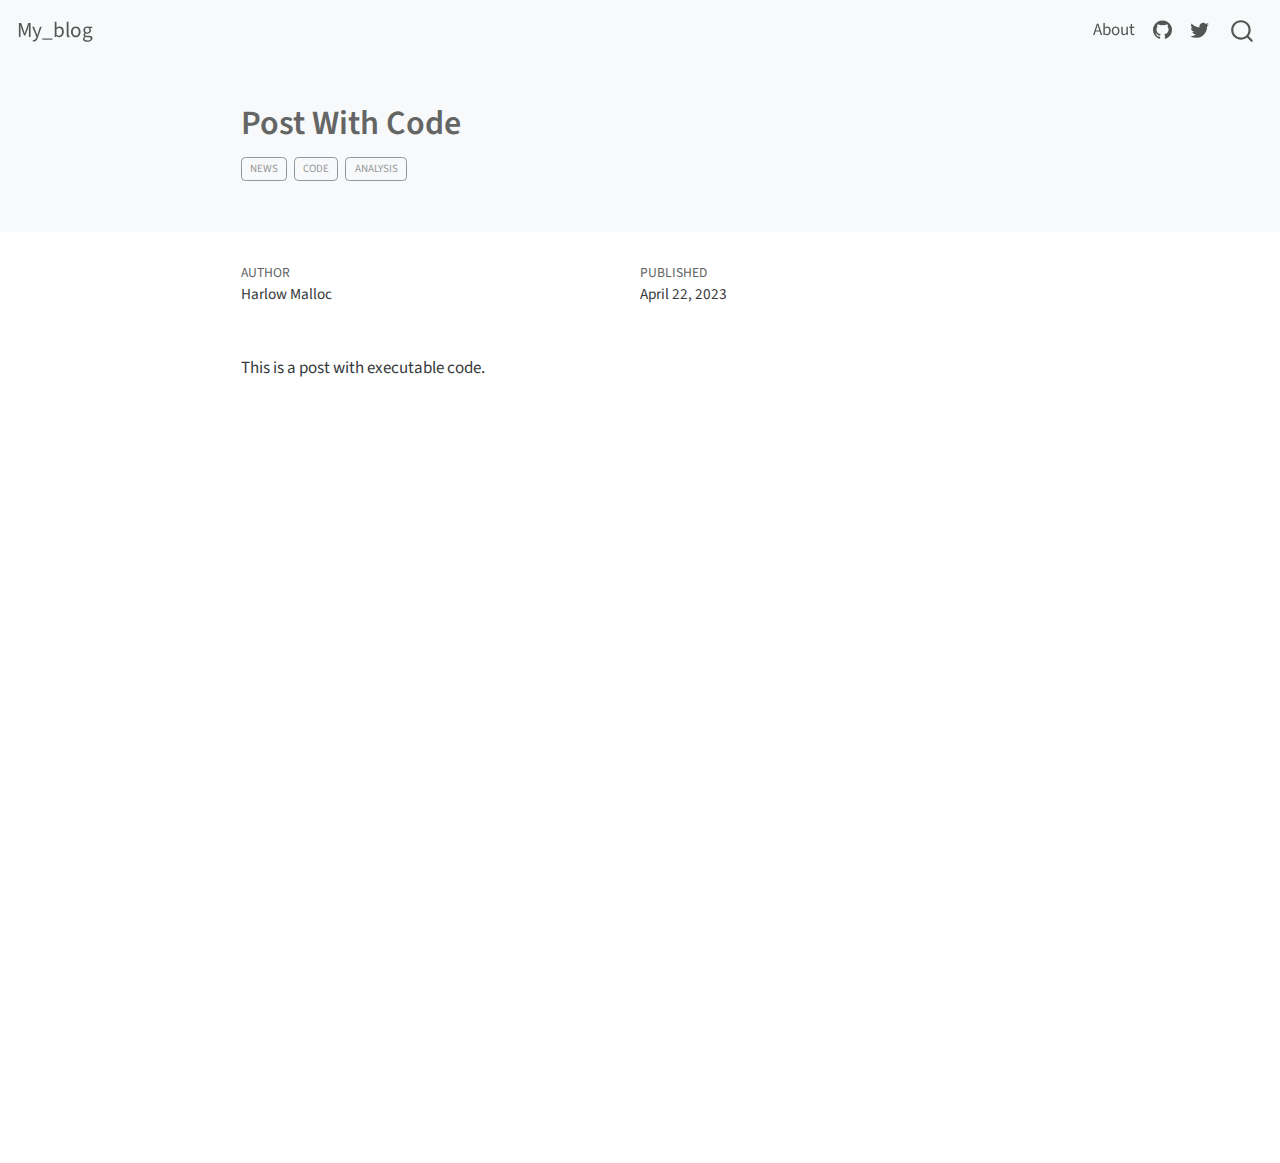
<file: docs/posts/post-with-code/index.html>
<!DOCTYPE html>
<html xmlns="http://www.w3.org/1999/xhtml" lang="en" xml:lang="en"><head>

<meta charset="utf-8">
<meta name="generator" content="quarto-1.3.340">

<meta name="viewport" content="width=device-width, initial-scale=1.0, user-scalable=yes">

<meta name="author" content="Harlow Malloc">
<meta name="dcterms.date" content="2023-04-22">

<title>My_blog - Post With Code</title>
<style>
code{white-space: pre-wrap;}
span.smallcaps{font-variant: small-caps;}
div.columns{display: flex; gap: min(4vw, 1.5em);}
div.column{flex: auto; overflow-x: auto;}
div.hanging-indent{margin-left: 1.5em; text-indent: -1.5em;}
ul.task-list{list-style: none;}
ul.task-list li input[type="checkbox"] {
  width: 0.8em;
  margin: 0 0.8em 0.2em -1em; /* quarto-specific, see https://github.com/quarto-dev/quarto-cli/issues/4556 */ 
  vertical-align: middle;
}
</style>


<script src="../../site_libs/quarto-nav/quarto-nav.js"></script>
<script src="../../site_libs/quarto-nav/headroom.min.js"></script>
<script src="../../site_libs/clipboard/clipboard.min.js"></script>
<script src="../../site_libs/quarto-search/autocomplete.umd.js"></script>
<script src="../../site_libs/quarto-search/fuse.min.js"></script>
<script src="../../site_libs/quarto-search/quarto-search.js"></script>
<meta name="quarto:offset" content="../../">
<script src="../../site_libs/quarto-html/quarto.js"></script>
<script src="../../site_libs/quarto-html/popper.min.js"></script>
<script src="../../site_libs/quarto-html/tippy.umd.min.js"></script>
<script src="../../site_libs/quarto-html/anchor.min.js"></script>
<link href="../../site_libs/quarto-html/tippy.css" rel="stylesheet">
<link href="../../site_libs/quarto-html/quarto-syntax-highlighting.css" rel="stylesheet" id="quarto-text-highlighting-styles">
<script src="../../site_libs/bootstrap/bootstrap.min.js"></script>
<link href="../../site_libs/bootstrap/bootstrap-icons.css" rel="stylesheet">
<link href="../../site_libs/bootstrap/bootstrap.min.css" rel="stylesheet" id="quarto-bootstrap" data-mode="light">
<script id="quarto-search-options" type="application/json">{
  "location": "navbar",
  "copy-button": false,
  "collapse-after": 3,
  "panel-placement": "end",
  "type": "overlay",
  "limit": 20,
  "language": {
    "search-no-results-text": "No results",
    "search-matching-documents-text": "matching documents",
    "search-copy-link-title": "Copy link to search",
    "search-hide-matches-text": "Hide additional matches",
    "search-more-match-text": "more match in this document",
    "search-more-matches-text": "more matches in this document",
    "search-clear-button-title": "Clear",
    "search-detached-cancel-button-title": "Cancel",
    "search-submit-button-title": "Submit"
  }
}</script>


<link rel="stylesheet" href="../../styles.css">
</head>

<body class="nav-fixed fullcontent">

<div id="quarto-search-results"></div>
  <header id="quarto-header" class="headroom fixed-top">
    <nav class="navbar navbar-expand-lg navbar-dark ">
      <div class="navbar-container container-fluid">
      <div class="navbar-brand-container">
    <a class="navbar-brand" href="../../index.html">
    <span class="navbar-title">My_blog</span>
    </a>
  </div>
            <div id="quarto-search" class="" title="Search"></div>
          <button class="navbar-toggler" type="button" data-bs-toggle="collapse" data-bs-target="#navbarCollapse" aria-controls="navbarCollapse" aria-expanded="false" aria-label="Toggle navigation" onclick="if (window.quartoToggleHeadroom) { window.quartoToggleHeadroom(); }">
  <span class="navbar-toggler-icon"></span>
</button>
          <div class="collapse navbar-collapse" id="navbarCollapse">
            <ul class="navbar-nav navbar-nav-scroll ms-auto">
  <li class="nav-item">
    <a class="nav-link" href="../../about.html" rel="" target="">
 <span class="menu-text">About</span></a>
  </li>  
  <li class="nav-item compact">
    <a class="nav-link" href="https://github.com/" rel="" target=""><i class="bi bi-github" role="img">
</i> 
 <span class="menu-text"></span></a>
  </li>  
  <li class="nav-item compact">
    <a class="nav-link" href="https://twitter.com" rel="" target=""><i class="bi bi-twitter" role="img">
</i> 
 <span class="menu-text"></span></a>
  </li>  
</ul>
            <div class="quarto-navbar-tools">
</div>
          </div> <!-- /navcollapse -->
      </div> <!-- /container-fluid -->
    </nav>
</header>
<!-- content -->
<header id="title-block-header" class="quarto-title-block default page-columns page-full">
  <div class="quarto-title-banner page-columns page-full">
    <div class="quarto-title column-body">
      <h1 class="title">Post With Code</h1>
                                <div class="quarto-categories">
                <div class="quarto-category">news</div>
                <div class="quarto-category">code</div>
                <div class="quarto-category">analysis</div>
              </div>
                  </div>
  </div>
    
  
  <div class="quarto-title-meta">

      <div>
      <div class="quarto-title-meta-heading">Author</div>
      <div class="quarto-title-meta-contents">
               <p>Harlow Malloc </p>
            </div>
    </div>
      
      <div>
      <div class="quarto-title-meta-heading">Published</div>
      <div class="quarto-title-meta-contents">
        <p class="date">April 22, 2023</p>
      </div>
    </div>
    
      
    </div>
    
  
  </header><div id="quarto-content" class="quarto-container page-columns page-rows-contents page-layout-article page-navbar">
<!-- sidebar -->
<!-- margin-sidebar -->
    
<!-- main -->
<main class="content quarto-banner-title-block" id="quarto-document-content">




<p>This is a post with executable code.</p>



</main> <!-- /main -->
<script id="quarto-html-after-body" type="application/javascript">
window.document.addEventListener("DOMContentLoaded", function (event) {
  const toggleBodyColorMode = (bsSheetEl) => {
    const mode = bsSheetEl.getAttribute("data-mode");
    const bodyEl = window.document.querySelector("body");
    if (mode === "dark") {
      bodyEl.classList.add("quarto-dark");
      bodyEl.classList.remove("quarto-light");
    } else {
      bodyEl.classList.add("quarto-light");
      bodyEl.classList.remove("quarto-dark");
    }
  }
  const toggleBodyColorPrimary = () => {
    const bsSheetEl = window.document.querySelector("link#quarto-bootstrap");
    if (bsSheetEl) {
      toggleBodyColorMode(bsSheetEl);
    }
  }
  toggleBodyColorPrimary();  
  const icon = "";
  const anchorJS = new window.AnchorJS();
  anchorJS.options = {
    placement: 'right',
    icon: icon
  };
  anchorJS.add('.anchored');
  const isCodeAnnotation = (el) => {
    for (const clz of el.classList) {
      if (clz.startsWith('code-annotation-')) {                     
        return true;
      }
    }
    return false;
  }
  const clipboard = new window.ClipboardJS('.code-copy-button', {
    text: function(trigger) {
      const codeEl = trigger.previousElementSibling.cloneNode(true);
      for (const childEl of codeEl.children) {
        if (isCodeAnnotation(childEl)) {
          childEl.remove();
        }
      }
      return codeEl.innerText;
    }
  });
  clipboard.on('success', function(e) {
    // button target
    const button = e.trigger;
    // don't keep focus
    button.blur();
    // flash "checked"
    button.classList.add('code-copy-button-checked');
    var currentTitle = button.getAttribute("title");
    button.setAttribute("title", "Copied!");
    let tooltip;
    if (window.bootstrap) {
      button.setAttribute("data-bs-toggle", "tooltip");
      button.setAttribute("data-bs-placement", "left");
      button.setAttribute("data-bs-title", "Copied!");
      tooltip = new bootstrap.Tooltip(button, 
        { trigger: "manual", 
          customClass: "code-copy-button-tooltip",
          offset: [0, -8]});
      tooltip.show();    
    }
    setTimeout(function() {
      if (tooltip) {
        tooltip.hide();
        button.removeAttribute("data-bs-title");
        button.removeAttribute("data-bs-toggle");
        button.removeAttribute("data-bs-placement");
      }
      button.setAttribute("title", currentTitle);
      button.classList.remove('code-copy-button-checked');
    }, 1000);
    // clear code selection
    e.clearSelection();
  });
  function tippyHover(el, contentFn) {
    const config = {
      allowHTML: true,
      content: contentFn,
      maxWidth: 500,
      delay: 100,
      arrow: false,
      appendTo: function(el) {
          return el.parentElement;
      },
      interactive: true,
      interactiveBorder: 10,
      theme: 'quarto',
      placement: 'bottom-start'
    };
    window.tippy(el, config); 
  }
  const noterefs = window.document.querySelectorAll('a[role="doc-noteref"]');
  for (var i=0; i<noterefs.length; i++) {
    const ref = noterefs[i];
    tippyHover(ref, function() {
      // use id or data attribute instead here
      let href = ref.getAttribute('data-footnote-href') || ref.getAttribute('href');
      try { href = new URL(href).hash; } catch {}
      const id = href.replace(/^#\/?/, "");
      const note = window.document.getElementById(id);
      return note.innerHTML;
    });
  }
      let selectedAnnoteEl;
      const selectorForAnnotation = ( cell, annotation) => {
        let cellAttr = 'data-code-cell="' + cell + '"';
        let lineAttr = 'data-code-annotation="' +  annotation + '"';
        const selector = 'span[' + cellAttr + '][' + lineAttr + ']';
        return selector;
      }
      const selectCodeLines = (annoteEl) => {
        const doc = window.document;
        const targetCell = annoteEl.getAttribute("data-target-cell");
        const targetAnnotation = annoteEl.getAttribute("data-target-annotation");
        const annoteSpan = window.document.querySelector(selectorForAnnotation(targetCell, targetAnnotation));
        const lines = annoteSpan.getAttribute("data-code-lines").split(",");
        const lineIds = lines.map((line) => {
          return targetCell + "-" + line;
        })
        let top = null;
        let height = null;
        let parent = null;
        if (lineIds.length > 0) {
            //compute the position of the single el (top and bottom and make a div)
            const el = window.document.getElementById(lineIds[0]);
            top = el.offsetTop;
            height = el.offsetHeight;
            parent = el.parentElement.parentElement;
          if (lineIds.length > 1) {
            const lastEl = window.document.getElementById(lineIds[lineIds.length - 1]);
            const bottom = lastEl.offsetTop + lastEl.offsetHeight;
            height = bottom - top;
          }
          if (top !== null && height !== null && parent !== null) {
            // cook up a div (if necessary) and position it 
            let div = window.document.getElementById("code-annotation-line-highlight");
            if (div === null) {
              div = window.document.createElement("div");
              div.setAttribute("id", "code-annotation-line-highlight");
              div.style.position = 'absolute';
              parent.appendChild(div);
            }
            div.style.top = top - 2 + "px";
            div.style.height = height + 4 + "px";
            let gutterDiv = window.document.getElementById("code-annotation-line-highlight-gutter");
            if (gutterDiv === null) {
              gutterDiv = window.document.createElement("div");
              gutterDiv.setAttribute("id", "code-annotation-line-highlight-gutter");
              gutterDiv.style.position = 'absolute';
              const codeCell = window.document.getElementById(targetCell);
              const gutter = codeCell.querySelector('.code-annotation-gutter');
              gutter.appendChild(gutterDiv);
            }
            gutterDiv.style.top = top - 2 + "px";
            gutterDiv.style.height = height + 4 + "px";
          }
          selectedAnnoteEl = annoteEl;
        }
      };
      const unselectCodeLines = () => {
        const elementsIds = ["code-annotation-line-highlight", "code-annotation-line-highlight-gutter"];
        elementsIds.forEach((elId) => {
          const div = window.document.getElementById(elId);
          if (div) {
            div.remove();
          }
        });
        selectedAnnoteEl = undefined;
      };
      // Attach click handler to the DT
      const annoteDls = window.document.querySelectorAll('dt[data-target-cell]');
      for (const annoteDlNode of annoteDls) {
        annoteDlNode.addEventListener('click', (event) => {
          const clickedEl = event.target;
          if (clickedEl !== selectedAnnoteEl) {
            unselectCodeLines();
            const activeEl = window.document.querySelector('dt[data-target-cell].code-annotation-active');
            if (activeEl) {
              activeEl.classList.remove('code-annotation-active');
            }
            selectCodeLines(clickedEl);
            clickedEl.classList.add('code-annotation-active');
          } else {
            // Unselect the line
            unselectCodeLines();
            clickedEl.classList.remove('code-annotation-active');
          }
        });
      }
  const findCites = (el) => {
    const parentEl = el.parentElement;
    if (parentEl) {
      const cites = parentEl.dataset.cites;
      if (cites) {
        return {
          el,
          cites: cites.split(' ')
        };
      } else {
        return findCites(el.parentElement)
      }
    } else {
      return undefined;
    }
  };
  var bibliorefs = window.document.querySelectorAll('a[role="doc-biblioref"]');
  for (var i=0; i<bibliorefs.length; i++) {
    const ref = bibliorefs[i];
    const citeInfo = findCites(ref);
    if (citeInfo) {
      tippyHover(citeInfo.el, function() {
        var popup = window.document.createElement('div');
        citeInfo.cites.forEach(function(cite) {
          var citeDiv = window.document.createElement('div');
          citeDiv.classList.add('hanging-indent');
          citeDiv.classList.add('csl-entry');
          var biblioDiv = window.document.getElementById('ref-' + cite);
          if (biblioDiv) {
            citeDiv.innerHTML = biblioDiv.innerHTML;
          }
          popup.appendChild(citeDiv);
        });
        return popup.innerHTML;
      });
    }
  }
});
</script>
</div> <!-- /content -->



</body></html>
</file>
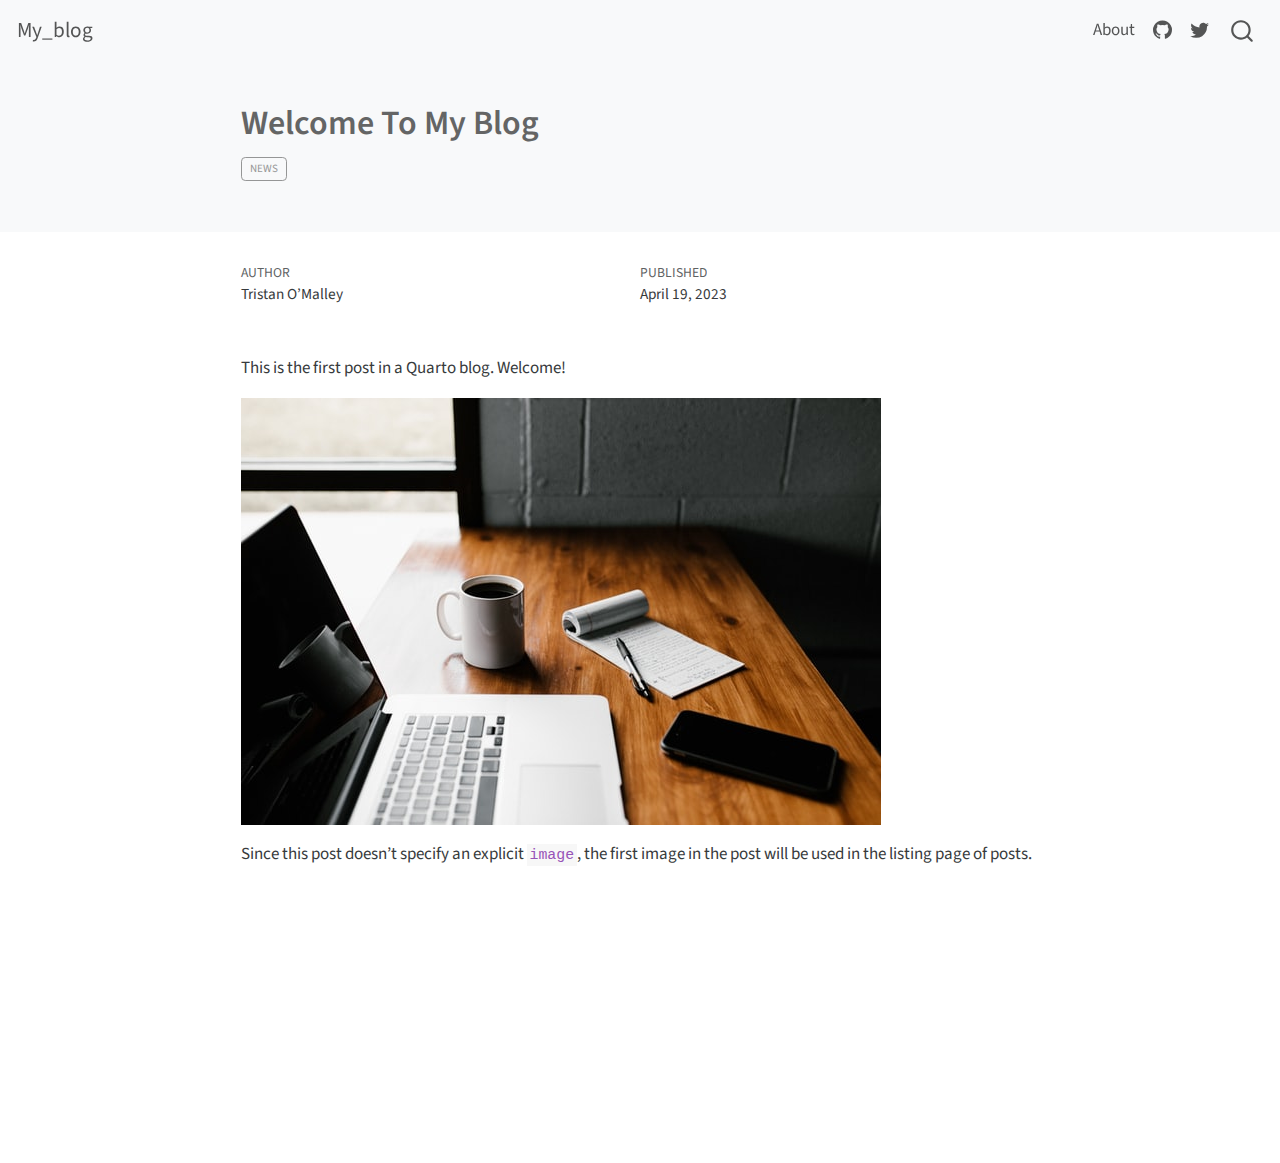
<file: docs/posts/welcome/index.html>
<!DOCTYPE html>
<html xmlns="http://www.w3.org/1999/xhtml" lang="en" xml:lang="en"><head>

<meta charset="utf-8">
<meta name="generator" content="quarto-1.3.340">

<meta name="viewport" content="width=device-width, initial-scale=1.0, user-scalable=yes">

<meta name="author" content="Tristan O’Malley">
<meta name="dcterms.date" content="2023-04-19">

<title>My_blog - Welcome To My Blog</title>
<style>
code{white-space: pre-wrap;}
span.smallcaps{font-variant: small-caps;}
div.columns{display: flex; gap: min(4vw, 1.5em);}
div.column{flex: auto; overflow-x: auto;}
div.hanging-indent{margin-left: 1.5em; text-indent: -1.5em;}
ul.task-list{list-style: none;}
ul.task-list li input[type="checkbox"] {
  width: 0.8em;
  margin: 0 0.8em 0.2em -1em; /* quarto-specific, see https://github.com/quarto-dev/quarto-cli/issues/4556 */ 
  vertical-align: middle;
}
</style>


<script src="../../site_libs/quarto-nav/quarto-nav.js"></script>
<script src="../../site_libs/quarto-nav/headroom.min.js"></script>
<script src="../../site_libs/clipboard/clipboard.min.js"></script>
<script src="../../site_libs/quarto-search/autocomplete.umd.js"></script>
<script src="../../site_libs/quarto-search/fuse.min.js"></script>
<script src="../../site_libs/quarto-search/quarto-search.js"></script>
<meta name="quarto:offset" content="../../">
<script src="../../site_libs/quarto-html/quarto.js"></script>
<script src="../../site_libs/quarto-html/popper.min.js"></script>
<script src="../../site_libs/quarto-html/tippy.umd.min.js"></script>
<script src="../../site_libs/quarto-html/anchor.min.js"></script>
<link href="../../site_libs/quarto-html/tippy.css" rel="stylesheet">
<link href="../../site_libs/quarto-html/quarto-syntax-highlighting.css" rel="stylesheet" id="quarto-text-highlighting-styles">
<script src="../../site_libs/bootstrap/bootstrap.min.js"></script>
<link href="../../site_libs/bootstrap/bootstrap-icons.css" rel="stylesheet">
<link href="../../site_libs/bootstrap/bootstrap.min.css" rel="stylesheet" id="quarto-bootstrap" data-mode="light">
<script id="quarto-search-options" type="application/json">{
  "location": "navbar",
  "copy-button": false,
  "collapse-after": 3,
  "panel-placement": "end",
  "type": "overlay",
  "limit": 20,
  "language": {
    "search-no-results-text": "No results",
    "search-matching-documents-text": "matching documents",
    "search-copy-link-title": "Copy link to search",
    "search-hide-matches-text": "Hide additional matches",
    "search-more-match-text": "more match in this document",
    "search-more-matches-text": "more matches in this document",
    "search-clear-button-title": "Clear",
    "search-detached-cancel-button-title": "Cancel",
    "search-submit-button-title": "Submit"
  }
}</script>


<link rel="stylesheet" href="../../styles.css">
</head>

<body class="nav-fixed fullcontent">

<div id="quarto-search-results"></div>
  <header id="quarto-header" class="headroom fixed-top">
    <nav class="navbar navbar-expand-lg navbar-dark ">
      <div class="navbar-container container-fluid">
      <div class="navbar-brand-container">
    <a class="navbar-brand" href="../../index.html">
    <span class="navbar-title">My_blog</span>
    </a>
  </div>
            <div id="quarto-search" class="" title="Search"></div>
          <button class="navbar-toggler" type="button" data-bs-toggle="collapse" data-bs-target="#navbarCollapse" aria-controls="navbarCollapse" aria-expanded="false" aria-label="Toggle navigation" onclick="if (window.quartoToggleHeadroom) { window.quartoToggleHeadroom(); }">
  <span class="navbar-toggler-icon"></span>
</button>
          <div class="collapse navbar-collapse" id="navbarCollapse">
            <ul class="navbar-nav navbar-nav-scroll ms-auto">
  <li class="nav-item">
    <a class="nav-link" href="../../about.html" rel="" target="">
 <span class="menu-text">About</span></a>
  </li>  
  <li class="nav-item compact">
    <a class="nav-link" href="https://github.com/" rel="" target=""><i class="bi bi-github" role="img">
</i> 
 <span class="menu-text"></span></a>
  </li>  
  <li class="nav-item compact">
    <a class="nav-link" href="https://twitter.com" rel="" target=""><i class="bi bi-twitter" role="img">
</i> 
 <span class="menu-text"></span></a>
  </li>  
</ul>
            <div class="quarto-navbar-tools">
</div>
          </div> <!-- /navcollapse -->
      </div> <!-- /container-fluid -->
    </nav>
</header>
<!-- content -->
<header id="title-block-header" class="quarto-title-block default page-columns page-full">
  <div class="quarto-title-banner page-columns page-full">
    <div class="quarto-title column-body">
      <h1 class="title">Welcome To My Blog</h1>
                                <div class="quarto-categories">
                <div class="quarto-category">news</div>
              </div>
                  </div>
  </div>
    
  
  <div class="quarto-title-meta">

      <div>
      <div class="quarto-title-meta-heading">Author</div>
      <div class="quarto-title-meta-contents">
               <p>Tristan O’Malley </p>
            </div>
    </div>
      
      <div>
      <div class="quarto-title-meta-heading">Published</div>
      <div class="quarto-title-meta-contents">
        <p class="date">April 19, 2023</p>
      </div>
    </div>
    
      
    </div>
    
  
  </header><div id="quarto-content" class="quarto-container page-columns page-rows-contents page-layout-article page-navbar">
<!-- sidebar -->
<!-- margin-sidebar -->
    
<!-- main -->
<main class="content quarto-banner-title-block" id="quarto-document-content">




<p>This is the first post in a Quarto blog. Welcome!</p>
<p><img src="thumbnail.jpg" class="img-fluid"></p>
<p>Since this post doesn’t specify an explicit <code>image</code>, the first image in the post will be used in the listing page of posts.</p>



</main> <!-- /main -->
<script id="quarto-html-after-body" type="application/javascript">
window.document.addEventListener("DOMContentLoaded", function (event) {
  const toggleBodyColorMode = (bsSheetEl) => {
    const mode = bsSheetEl.getAttribute("data-mode");
    const bodyEl = window.document.querySelector("body");
    if (mode === "dark") {
      bodyEl.classList.add("quarto-dark");
      bodyEl.classList.remove("quarto-light");
    } else {
      bodyEl.classList.add("quarto-light");
      bodyEl.classList.remove("quarto-dark");
    }
  }
  const toggleBodyColorPrimary = () => {
    const bsSheetEl = window.document.querySelector("link#quarto-bootstrap");
    if (bsSheetEl) {
      toggleBodyColorMode(bsSheetEl);
    }
  }
  toggleBodyColorPrimary();  
  const icon = "";
  const anchorJS = new window.AnchorJS();
  anchorJS.options = {
    placement: 'right',
    icon: icon
  };
  anchorJS.add('.anchored');
  const isCodeAnnotation = (el) => {
    for (const clz of el.classList) {
      if (clz.startsWith('code-annotation-')) {                     
        return true;
      }
    }
    return false;
  }
  const clipboard = new window.ClipboardJS('.code-copy-button', {
    text: function(trigger) {
      const codeEl = trigger.previousElementSibling.cloneNode(true);
      for (const childEl of codeEl.children) {
        if (isCodeAnnotation(childEl)) {
          childEl.remove();
        }
      }
      return codeEl.innerText;
    }
  });
  clipboard.on('success', function(e) {
    // button target
    const button = e.trigger;
    // don't keep focus
    button.blur();
    // flash "checked"
    button.classList.add('code-copy-button-checked');
    var currentTitle = button.getAttribute("title");
    button.setAttribute("title", "Copied!");
    let tooltip;
    if (window.bootstrap) {
      button.setAttribute("data-bs-toggle", "tooltip");
      button.setAttribute("data-bs-placement", "left");
      button.setAttribute("data-bs-title", "Copied!");
      tooltip = new bootstrap.Tooltip(button, 
        { trigger: "manual", 
          customClass: "code-copy-button-tooltip",
          offset: [0, -8]});
      tooltip.show();    
    }
    setTimeout(function() {
      if (tooltip) {
        tooltip.hide();
        button.removeAttribute("data-bs-title");
        button.removeAttribute("data-bs-toggle");
        button.removeAttribute("data-bs-placement");
      }
      button.setAttribute("title", currentTitle);
      button.classList.remove('code-copy-button-checked');
    }, 1000);
    // clear code selection
    e.clearSelection();
  });
  function tippyHover(el, contentFn) {
    const config = {
      allowHTML: true,
      content: contentFn,
      maxWidth: 500,
      delay: 100,
      arrow: false,
      appendTo: function(el) {
          return el.parentElement;
      },
      interactive: true,
      interactiveBorder: 10,
      theme: 'quarto',
      placement: 'bottom-start'
    };
    window.tippy(el, config); 
  }
  const noterefs = window.document.querySelectorAll('a[role="doc-noteref"]');
  for (var i=0; i<noterefs.length; i++) {
    const ref = noterefs[i];
    tippyHover(ref, function() {
      // use id or data attribute instead here
      let href = ref.getAttribute('data-footnote-href') || ref.getAttribute('href');
      try { href = new URL(href).hash; } catch {}
      const id = href.replace(/^#\/?/, "");
      const note = window.document.getElementById(id);
      return note.innerHTML;
    });
  }
      let selectedAnnoteEl;
      const selectorForAnnotation = ( cell, annotation) => {
        let cellAttr = 'data-code-cell="' + cell + '"';
        let lineAttr = 'data-code-annotation="' +  annotation + '"';
        const selector = 'span[' + cellAttr + '][' + lineAttr + ']';
        return selector;
      }
      const selectCodeLines = (annoteEl) => {
        const doc = window.document;
        const targetCell = annoteEl.getAttribute("data-target-cell");
        const targetAnnotation = annoteEl.getAttribute("data-target-annotation");
        const annoteSpan = window.document.querySelector(selectorForAnnotation(targetCell, targetAnnotation));
        const lines = annoteSpan.getAttribute("data-code-lines").split(",");
        const lineIds = lines.map((line) => {
          return targetCell + "-" + line;
        })
        let top = null;
        let height = null;
        let parent = null;
        if (lineIds.length > 0) {
            //compute the position of the single el (top and bottom and make a div)
            const el = window.document.getElementById(lineIds[0]);
            top = el.offsetTop;
            height = el.offsetHeight;
            parent = el.parentElement.parentElement;
          if (lineIds.length > 1) {
            const lastEl = window.document.getElementById(lineIds[lineIds.length - 1]);
            const bottom = lastEl.offsetTop + lastEl.offsetHeight;
            height = bottom - top;
          }
          if (top !== null && height !== null && parent !== null) {
            // cook up a div (if necessary) and position it 
            let div = window.document.getElementById("code-annotation-line-highlight");
            if (div === null) {
              div = window.document.createElement("div");
              div.setAttribute("id", "code-annotation-line-highlight");
              div.style.position = 'absolute';
              parent.appendChild(div);
            }
            div.style.top = top - 2 + "px";
            div.style.height = height + 4 + "px";
            let gutterDiv = window.document.getElementById("code-annotation-line-highlight-gutter");
            if (gutterDiv === null) {
              gutterDiv = window.document.createElement("div");
              gutterDiv.setAttribute("id", "code-annotation-line-highlight-gutter");
              gutterDiv.style.position = 'absolute';
              const codeCell = window.document.getElementById(targetCell);
              const gutter = codeCell.querySelector('.code-annotation-gutter');
              gutter.appendChild(gutterDiv);
            }
            gutterDiv.style.top = top - 2 + "px";
            gutterDiv.style.height = height + 4 + "px";
          }
          selectedAnnoteEl = annoteEl;
        }
      };
      const unselectCodeLines = () => {
        const elementsIds = ["code-annotation-line-highlight", "code-annotation-line-highlight-gutter"];
        elementsIds.forEach((elId) => {
          const div = window.document.getElementById(elId);
          if (div) {
            div.remove();
          }
        });
        selectedAnnoteEl = undefined;
      };
      // Attach click handler to the DT
      const annoteDls = window.document.querySelectorAll('dt[data-target-cell]');
      for (const annoteDlNode of annoteDls) {
        annoteDlNode.addEventListener('click', (event) => {
          const clickedEl = event.target;
          if (clickedEl !== selectedAnnoteEl) {
            unselectCodeLines();
            const activeEl = window.document.querySelector('dt[data-target-cell].code-annotation-active');
            if (activeEl) {
              activeEl.classList.remove('code-annotation-active');
            }
            selectCodeLines(clickedEl);
            clickedEl.classList.add('code-annotation-active');
          } else {
            // Unselect the line
            unselectCodeLines();
            clickedEl.classList.remove('code-annotation-active');
          }
        });
      }
  const findCites = (el) => {
    const parentEl = el.parentElement;
    if (parentEl) {
      const cites = parentEl.dataset.cites;
      if (cites) {
        return {
          el,
          cites: cites.split(' ')
        };
      } else {
        return findCites(el.parentElement)
      }
    } else {
      return undefined;
    }
  };
  var bibliorefs = window.document.querySelectorAll('a[role="doc-biblioref"]');
  for (var i=0; i<bibliorefs.length; i++) {
    const ref = bibliorefs[i];
    const citeInfo = findCites(ref);
    if (citeInfo) {
      tippyHover(citeInfo.el, function() {
        var popup = window.document.createElement('div');
        citeInfo.cites.forEach(function(cite) {
          var citeDiv = window.document.createElement('div');
          citeDiv.classList.add('hanging-indent');
          citeDiv.classList.add('csl-entry');
          var biblioDiv = window.document.getElementById('ref-' + cite);
          if (biblioDiv) {
            citeDiv.innerHTML = biblioDiv.innerHTML;
          }
          popup.appendChild(citeDiv);
        });
        return popup.innerHTML;
      });
    }
  }
});
</script>
</div> <!-- /content -->



</body></html>
</file>
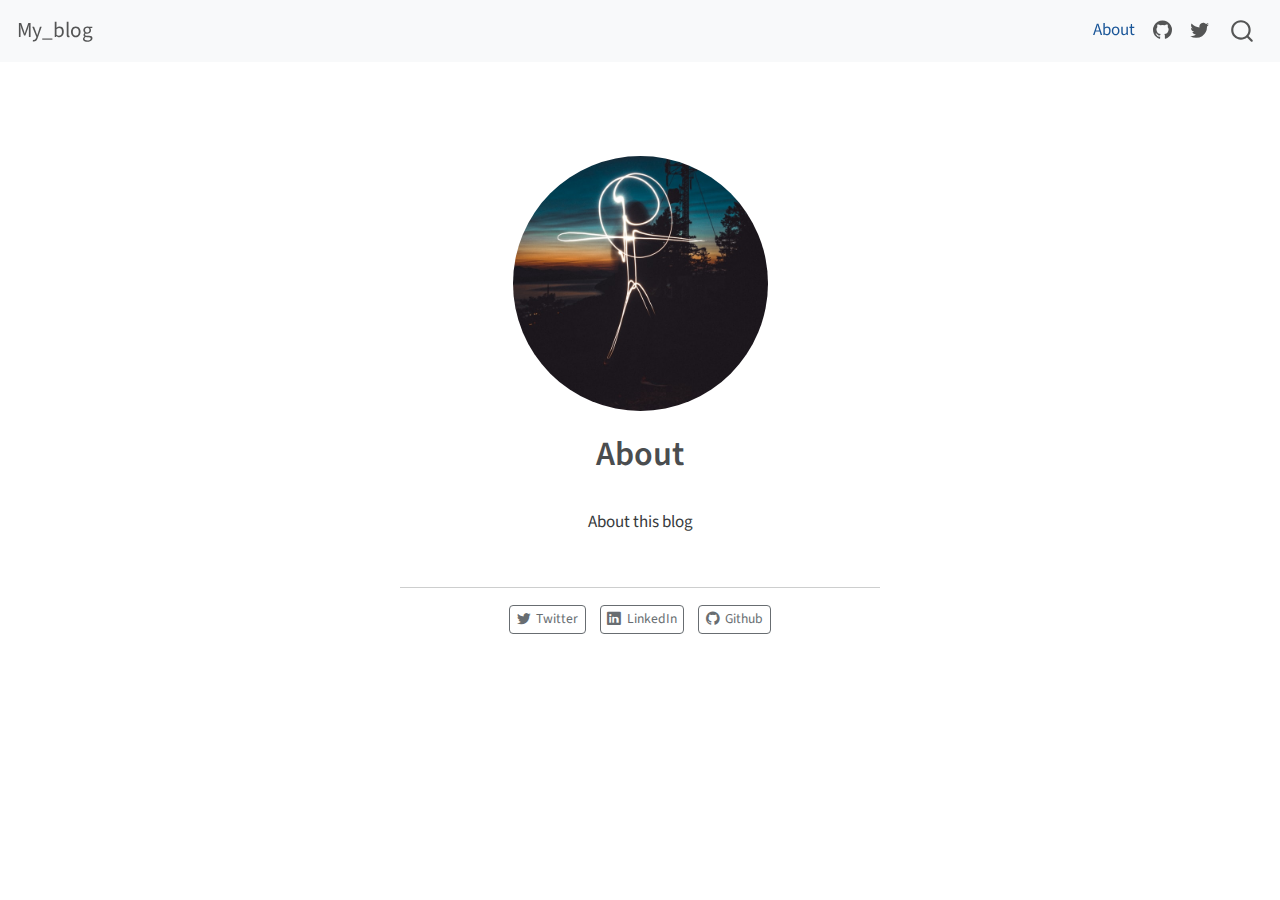
<file: docs/about.html>
<!DOCTYPE html>
<html xmlns="http://www.w3.org/1999/xhtml" lang="en" xml:lang="en"><head>

<meta charset="utf-8">
<meta name="generator" content="quarto-1.3.340">

<meta name="viewport" content="width=device-width, initial-scale=1.0, user-scalable=yes">


<title>My_blog - About</title>
<style>
code{white-space: pre-wrap;}
span.smallcaps{font-variant: small-caps;}
div.columns{display: flex; gap: min(4vw, 1.5em);}
div.column{flex: auto; overflow-x: auto;}
div.hanging-indent{margin-left: 1.5em; text-indent: -1.5em;}
ul.task-list{list-style: none;}
ul.task-list li input[type="checkbox"] {
  width: 0.8em;
  margin: 0 0.8em 0.2em -1em; /* quarto-specific, see https://github.com/quarto-dev/quarto-cli/issues/4556 */ 
  vertical-align: middle;
}
</style>


<script src="site_libs/quarto-nav/quarto-nav.js"></script>
<script src="site_libs/quarto-nav/headroom.min.js"></script>
<script src="site_libs/clipboard/clipboard.min.js"></script>
<script src="site_libs/quarto-search/autocomplete.umd.js"></script>
<script src="site_libs/quarto-search/fuse.min.js"></script>
<script src="site_libs/quarto-search/quarto-search.js"></script>
<meta name="quarto:offset" content="./">
<script src="site_libs/quarto-html/quarto.js"></script>
<script src="site_libs/quarto-html/popper.min.js"></script>
<script src="site_libs/quarto-html/tippy.umd.min.js"></script>
<link href="site_libs/quarto-html/tippy.css" rel="stylesheet">
<link href="site_libs/quarto-html/quarto-syntax-highlighting.css" rel="stylesheet" id="quarto-text-highlighting-styles">
<script src="site_libs/bootstrap/bootstrap.min.js"></script>
<link href="site_libs/bootstrap/bootstrap-icons.css" rel="stylesheet">
<link href="site_libs/bootstrap/bootstrap.min.css" rel="stylesheet" id="quarto-bootstrap" data-mode="light">
<script id="quarto-search-options" type="application/json">{
  "location": "navbar",
  "copy-button": false,
  "collapse-after": 3,
  "panel-placement": "end",
  "type": "overlay",
  "limit": 20,
  "language": {
    "search-no-results-text": "No results",
    "search-matching-documents-text": "matching documents",
    "search-copy-link-title": "Copy link to search",
    "search-hide-matches-text": "Hide additional matches",
    "search-more-match-text": "more match in this document",
    "search-more-matches-text": "more matches in this document",
    "search-clear-button-title": "Clear",
    "search-detached-cancel-button-title": "Cancel",
    "search-submit-button-title": "Submit"
  }
}</script>


<link rel="stylesheet" href="styles.css">
</head>

<body class="nav-fixed fullcontent">

<div id="quarto-search-results"></div>
  <header id="quarto-header" class="headroom fixed-top">
    <nav class="navbar navbar-expand-lg navbar-dark ">
      <div class="navbar-container container-fluid">
      <div class="navbar-brand-container">
    <a class="navbar-brand" href="./index.html">
    <span class="navbar-title">My_blog</span>
    </a>
  </div>
            <div id="quarto-search" class="" title="Search"></div>
          <button class="navbar-toggler" type="button" data-bs-toggle="collapse" data-bs-target="#navbarCollapse" aria-controls="navbarCollapse" aria-expanded="false" aria-label="Toggle navigation" onclick="if (window.quartoToggleHeadroom) { window.quartoToggleHeadroom(); }">
  <span class="navbar-toggler-icon"></span>
</button>
          <div class="collapse navbar-collapse" id="navbarCollapse">
            <ul class="navbar-nav navbar-nav-scroll ms-auto">
  <li class="nav-item">
    <a class="nav-link active" href="./about.html" rel="" target="" aria-current="page">
 <span class="menu-text">About</span></a>
  </li>  
  <li class="nav-item compact">
    <a class="nav-link" href="https://github.com/" rel="" target=""><i class="bi bi-github" role="img">
</i> 
 <span class="menu-text"></span></a>
  </li>  
  <li class="nav-item compact">
    <a class="nav-link" href="https://twitter.com" rel="" target=""><i class="bi bi-twitter" role="img">
</i> 
 <span class="menu-text"></span></a>
  </li>  
</ul>
            <div class="quarto-navbar-tools">
</div>
          </div> <!-- /navcollapse -->
      </div> <!-- /container-fluid -->
    </nav>
</header>
<!-- content -->
<div id="quarto-content" class="quarto-container page-columns page-rows-contents page-layout-article page-navbar">
<!-- sidebar -->
<!-- margin-sidebar -->
    
<!-- main -->
<div class="quarto-about-jolla">
  <img src="profile.jpg" class="about-image
  round " style="height: 15em; width: 15em;">
 <header id="title-block-header" class="quarto-title-block default">
<div class="quarto-title">
<h1 class="title">About</h1>
</div>
<div class="quarto-title-meta">
  </div>
</header><main class="content" id="quarto-document-content">
<p>About this blog</p>


</main> 
  <hr class="about-sep">
   <div class="about-links">
  <a href="https://twitter.com" class="about-link" rel="" target="">
    <i class="bi bi-twitter"></i>
     <span class="about-link-text">Twitter</span>
  </a>
  <a href="https://linkedin.com" class="about-link" rel="" target="">
    <i class="bi bi-linkedin"></i>
     <span class="about-link-text">LinkedIn</span>
  </a>
  <a href="https://github.com" class="about-link" rel="" target="">
    <i class="bi bi-github"></i>
     <span class="about-link-text">Github</span>
  </a>
</div>
</div>
 <!-- /main -->
<script id="quarto-html-after-body" type="application/javascript">
window.document.addEventListener("DOMContentLoaded", function (event) {
  const toggleBodyColorMode = (bsSheetEl) => {
    const mode = bsSheetEl.getAttribute("data-mode");
    const bodyEl = window.document.querySelector("body");
    if (mode === "dark") {
      bodyEl.classList.add("quarto-dark");
      bodyEl.classList.remove("quarto-light");
    } else {
      bodyEl.classList.add("quarto-light");
      bodyEl.classList.remove("quarto-dark");
    }
  }
  const toggleBodyColorPrimary = () => {
    const bsSheetEl = window.document.querySelector("link#quarto-bootstrap");
    if (bsSheetEl) {
      toggleBodyColorMode(bsSheetEl);
    }
  }
  toggleBodyColorPrimary();  
  const isCodeAnnotation = (el) => {
    for (const clz of el.classList) {
      if (clz.startsWith('code-annotation-')) {                     
        return true;
      }
    }
    return false;
  }
  const clipboard = new window.ClipboardJS('.code-copy-button', {
    text: function(trigger) {
      const codeEl = trigger.previousElementSibling.cloneNode(true);
      for (const childEl of codeEl.children) {
        if (isCodeAnnotation(childEl)) {
          childEl.remove();
        }
      }
      return codeEl.innerText;
    }
  });
  clipboard.on('success', function(e) {
    // button target
    const button = e.trigger;
    // don't keep focus
    button.blur();
    // flash "checked"
    button.classList.add('code-copy-button-checked');
    var currentTitle = button.getAttribute("title");
    button.setAttribute("title", "Copied!");
    let tooltip;
    if (window.bootstrap) {
      button.setAttribute("data-bs-toggle", "tooltip");
      button.setAttribute("data-bs-placement", "left");
      button.setAttribute("data-bs-title", "Copied!");
      tooltip = new bootstrap.Tooltip(button, 
        { trigger: "manual", 
          customClass: "code-copy-button-tooltip",
          offset: [0, -8]});
      tooltip.show();    
    }
    setTimeout(function() {
      if (tooltip) {
        tooltip.hide();
        button.removeAttribute("data-bs-title");
        button.removeAttribute("data-bs-toggle");
        button.removeAttribute("data-bs-placement");
      }
      button.setAttribute("title", currentTitle);
      button.classList.remove('code-copy-button-checked');
    }, 1000);
    // clear code selection
    e.clearSelection();
  });
  function tippyHover(el, contentFn) {
    const config = {
      allowHTML: true,
      content: contentFn,
      maxWidth: 500,
      delay: 100,
      arrow: false,
      appendTo: function(el) {
          return el.parentElement;
      },
      interactive: true,
      interactiveBorder: 10,
      theme: 'quarto',
      placement: 'bottom-start'
    };
    window.tippy(el, config); 
  }
  const noterefs = window.document.querySelectorAll('a[role="doc-noteref"]');
  for (var i=0; i<noterefs.length; i++) {
    const ref = noterefs[i];
    tippyHover(ref, function() {
      // use id or data attribute instead here
      let href = ref.getAttribute('data-footnote-href') || ref.getAttribute('href');
      try { href = new URL(href).hash; } catch {}
      const id = href.replace(/^#\/?/, "");
      const note = window.document.getElementById(id);
      return note.innerHTML;
    });
  }
      let selectedAnnoteEl;
      const selectorForAnnotation = ( cell, annotation) => {
        let cellAttr = 'data-code-cell="' + cell + '"';
        let lineAttr = 'data-code-annotation="' +  annotation + '"';
        const selector = 'span[' + cellAttr + '][' + lineAttr + ']';
        return selector;
      }
      const selectCodeLines = (annoteEl) => {
        const doc = window.document;
        const targetCell = annoteEl.getAttribute("data-target-cell");
        const targetAnnotation = annoteEl.getAttribute("data-target-annotation");
        const annoteSpan = window.document.querySelector(selectorForAnnotation(targetCell, targetAnnotation));
        const lines = annoteSpan.getAttribute("data-code-lines").split(",");
        const lineIds = lines.map((line) => {
          return targetCell + "-" + line;
        })
        let top = null;
        let height = null;
        let parent = null;
        if (lineIds.length > 0) {
            //compute the position of the single el (top and bottom and make a div)
            const el = window.document.getElementById(lineIds[0]);
            top = el.offsetTop;
            height = el.offsetHeight;
            parent = el.parentElement.parentElement;
          if (lineIds.length > 1) {
            const lastEl = window.document.getElementById(lineIds[lineIds.length - 1]);
            const bottom = lastEl.offsetTop + lastEl.offsetHeight;
            height = bottom - top;
          }
          if (top !== null && height !== null && parent !== null) {
            // cook up a div (if necessary) and position it 
            let div = window.document.getElementById("code-annotation-line-highlight");
            if (div === null) {
              div = window.document.createElement("div");
              div.setAttribute("id", "code-annotation-line-highlight");
              div.style.position = 'absolute';
              parent.appendChild(div);
            }
            div.style.top = top - 2 + "px";
            div.style.height = height + 4 + "px";
            let gutterDiv = window.document.getElementById("code-annotation-line-highlight-gutter");
            if (gutterDiv === null) {
              gutterDiv = window.document.createElement("div");
              gutterDiv.setAttribute("id", "code-annotation-line-highlight-gutter");
              gutterDiv.style.position = 'absolute';
              const codeCell = window.document.getElementById(targetCell);
              const gutter = codeCell.querySelector('.code-annotation-gutter');
              gutter.appendChild(gutterDiv);
            }
            gutterDiv.style.top = top - 2 + "px";
            gutterDiv.style.height = height + 4 + "px";
          }
          selectedAnnoteEl = annoteEl;
        }
      };
      const unselectCodeLines = () => {
        const elementsIds = ["code-annotation-line-highlight", "code-annotation-line-highlight-gutter"];
        elementsIds.forEach((elId) => {
          const div = window.document.getElementById(elId);
          if (div) {
            div.remove();
          }
        });
        selectedAnnoteEl = undefined;
      };
      // Attach click handler to the DT
      const annoteDls = window.document.querySelectorAll('dt[data-target-cell]');
      for (const annoteDlNode of annoteDls) {
        annoteDlNode.addEventListener('click', (event) => {
          const clickedEl = event.target;
          if (clickedEl !== selectedAnnoteEl) {
            unselectCodeLines();
            const activeEl = window.document.querySelector('dt[data-target-cell].code-annotation-active');
            if (activeEl) {
              activeEl.classList.remove('code-annotation-active');
            }
            selectCodeLines(clickedEl);
            clickedEl.classList.add('code-annotation-active');
          } else {
            // Unselect the line
            unselectCodeLines();
            clickedEl.classList.remove('code-annotation-active');
          }
        });
      }
  const findCites = (el) => {
    const parentEl = el.parentElement;
    if (parentEl) {
      const cites = parentEl.dataset.cites;
      if (cites) {
        return {
          el,
          cites: cites.split(' ')
        };
      } else {
        return findCites(el.parentElement)
      }
    } else {
      return undefined;
    }
  };
  var bibliorefs = window.document.querySelectorAll('a[role="doc-biblioref"]');
  for (var i=0; i<bibliorefs.length; i++) {
    const ref = bibliorefs[i];
    const citeInfo = findCites(ref);
    if (citeInfo) {
      tippyHover(citeInfo.el, function() {
        var popup = window.document.createElement('div');
        citeInfo.cites.forEach(function(cite) {
          var citeDiv = window.document.createElement('div');
          citeDiv.classList.add('hanging-indent');
          citeDiv.classList.add('csl-entry');
          var biblioDiv = window.document.getElementById('ref-' + cite);
          if (biblioDiv) {
            citeDiv.innerHTML = biblioDiv.innerHTML;
          }
          popup.appendChild(citeDiv);
        });
        return popup.innerHTML;
      });
    }
  }
});
</script>
</div> <!-- /content -->



</body></html>
</file>
<file: docs/site_libs/quarto-html/tippy.css>
.tippy-box[data-animation=fade][data-state=hidden]{opacity:0}[data-tippy-root]{max-width:calc(100vw - 10px)}.tippy-box{position:relative;background-color:#333;color:#fff;border-radius:4px;font-size:14px;line-height:1.4;white-space:normal;outline:0;transition-property:transform,visibility,opacity}.tippy-box[data-placement^=top]>.tippy-arrow{bottom:0}.tippy-box[data-placement^=top]>.tippy-arrow:before{bottom:-7px;left:0;border-width:8px 8px 0;border-top-color:initial;transform-origin:center top}.tippy-box[data-placement^=bottom]>.tippy-arrow{top:0}.tippy-box[data-placement^=bottom]>.tippy-arrow:before{top:-7px;left:0;border-width:0 8px 8px;border-bottom-color:initial;transform-origin:center bottom}.tippy-box[data-placement^=left]>.tippy-arrow{right:0}.tippy-box[data-placement^=left]>.tippy-arrow:before{border-width:8px 0 8px 8px;border-left-color:initial;right:-7px;transform-origin:center left}.tippy-box[data-placement^=right]>.tippy-arrow{left:0}.tippy-box[data-placement^=right]>.tippy-arrow:before{left:-7px;border-width:8px 8px 8px 0;border-right-color:initial;transform-origin:center right}.tippy-box[data-inertia][data-state=visible]{transition-timing-function:cubic-bezier(.54,1.5,.38,1.11)}.tippy-arrow{width:16px;height:16px;color:#333}.tippy-arrow:before{content:"";position:absolute;border-color:transparent;border-style:solid}.tippy-content{position:relative;padding:5px 9px;z-index:1}
</file>
<file: docs/site_libs/quarto-html/quarto-syntax-highlighting.css>
/* quarto syntax highlight colors */
:root {
  --quarto-hl-ot-color: #003B4F;
  --quarto-hl-at-color: #657422;
  --quarto-hl-ss-color: #20794D;
  --quarto-hl-an-color: #5E5E5E;
  --quarto-hl-fu-color: #4758AB;
  --quarto-hl-st-color: #20794D;
  --quarto-hl-cf-color: #003B4F;
  --quarto-hl-op-color: #5E5E5E;
  --quarto-hl-er-color: #AD0000;
  --quarto-hl-bn-color: #AD0000;
  --quarto-hl-al-color: #AD0000;
  --quarto-hl-va-color: #111111;
  --quarto-hl-bu-color: inherit;
  --quarto-hl-ex-color: inherit;
  --quarto-hl-pp-color: #AD0000;
  --quarto-hl-in-color: #5E5E5E;
  --quarto-hl-vs-color: #20794D;
  --quarto-hl-wa-color: #5E5E5E;
  --quarto-hl-do-color: #5E5E5E;
  --quarto-hl-im-color: #00769E;
  --quarto-hl-ch-color: #20794D;
  --quarto-hl-dt-color: #AD0000;
  --quarto-hl-fl-color: #AD0000;
  --quarto-hl-co-color: #5E5E5E;
  --quarto-hl-cv-color: #5E5E5E;
  --quarto-hl-cn-color: #8f5902;
  --quarto-hl-sc-color: #5E5E5E;
  --quarto-hl-dv-color: #AD0000;
  --quarto-hl-kw-color: #003B4F;
}

/* other quarto variables */
:root {
  --quarto-font-monospace: SFMono-Regular, Menlo, Monaco, Consolas, "Liberation Mono", "Courier New", monospace;
}

pre > code.sourceCode > span {
  color: #003B4F;
}

code span {
  color: #003B4F;
}

code.sourceCode > span {
  color: #003B4F;
}

div.sourceCode,
div.sourceCode pre.sourceCode {
  color: #003B4F;
}

code span.ot {
  color: #003B4F;
  font-style: inherit;
}

code span.at {
  color: #657422;
  font-style: inherit;
}

code span.ss {
  color: #20794D;
  font-style: inherit;
}

code span.an {
  color: #5E5E5E;
  font-style: inherit;
}

code span.fu {
  color: #4758AB;
  font-style: inherit;
}

code span.st {
  color: #20794D;
  font-style: inherit;
}

code span.cf {
  color: #003B4F;
  font-style: inherit;
}

code span.op {
  color: #5E5E5E;
  font-style: inherit;
}

code span.er {
  color: #AD0000;
  font-style: inherit;
}

code span.bn {
  color: #AD0000;
  font-style: inherit;
}

code span.al {
  color: #AD0000;
  font-style: inherit;
}

code span.va {
  color: #111111;
  font-style: inherit;
}

code span.bu {
  font-style: inherit;
}

code span.ex {
  font-style: inherit;
}

code span.pp {
  color: #AD0000;
  font-style: inherit;
}

code span.in {
  color: #5E5E5E;
  font-style: inherit;
}

code span.vs {
  color: #20794D;
  font-style: inherit;
}

code span.wa {
  color: #5E5E5E;
  font-style: italic;
}

code span.do {
  color: #5E5E5E;
  font-style: italic;
}

code span.im {
  color: #00769E;
  font-style: inherit;
}

code span.ch {
  color: #20794D;
  font-style: inherit;
}

code span.dt {
  color: #AD0000;
  font-style: inherit;
}

code span.fl {
  color: #AD0000;
  font-style: inherit;
}

code span.co {
  color: #5E5E5E;
  font-style: inherit;
}

code span.cv {
  color: #5E5E5E;
  font-style: italic;
}

code span.cn {
  color: #8f5902;
  font-style: inherit;
}

code span.sc {
  color: #5E5E5E;
  font-style: inherit;
}

code span.dv {
  color: #AD0000;
  font-style: inherit;
}

code span.kw {
  color: #003B4F;
  font-style: inherit;
}

.prevent-inlining {
  content: "</";
}

/*# sourceMappingURL=debc5d5d77c3f9108843748ff7464032.css.map */
</file>
<file: docs/styles.css>
/* css styles */
</file>
